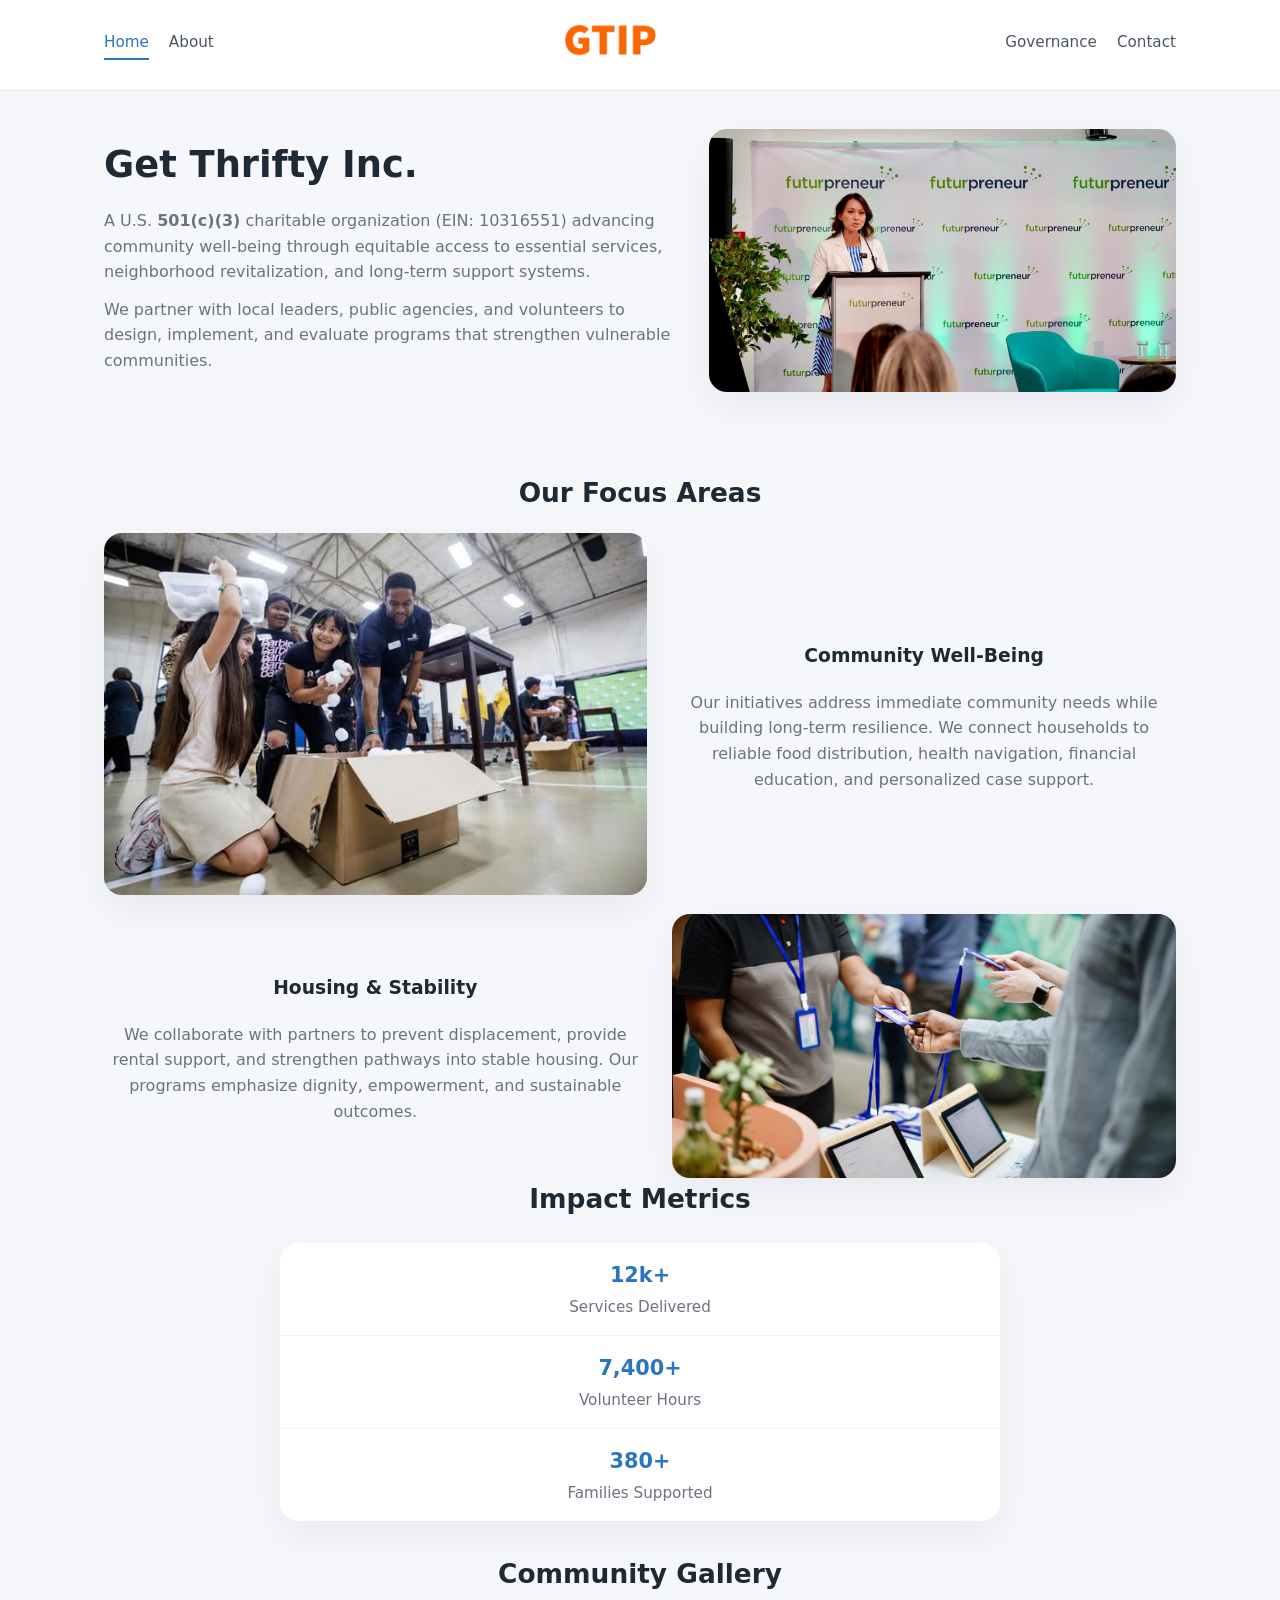
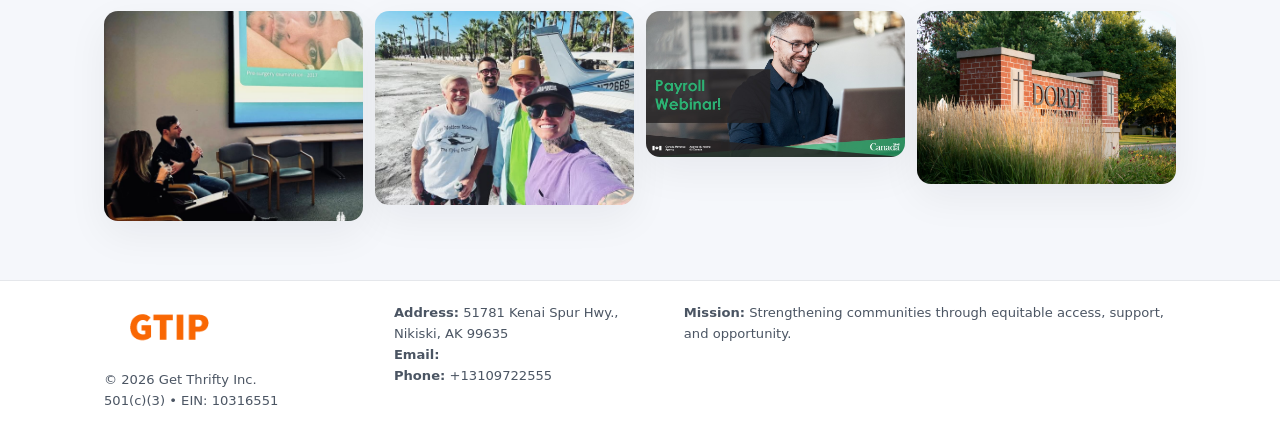
<file: index.html>
<!doctype html>
<html lang="en">
<head>
<meta charset="utf-8"/>
<meta name="viewport" content="width=device-width,initial-scale=1"/>
<title>Get Thrifty Inc. – Nonprofit • 2025</title>
<link rel="stylesheet" href="assets/styles.css"/>
<link rel="icon" href="images/logo.png"/>

<meta name="data-ein" content="10316551">
<meta name="data-name" content="Get Thrifty Inc.">
<meta name="data-email" content="">
<meta name="data-phone" content="+13109722555">
<meta name="data-address" content="51781 Kenai Spur Hwy.,
Nikiski, AK 99635">
<meta name="data-map" content="51781+Kenai+Spur+Hwy+,+Nikiski,+AK+99635">
  <meta name="description" content="Dedicated to community services, education, and direct relief, Get Thrifty Inc.">
<meta name="facebook-domain-verification" content="4h0kb6u5ynf217usgugvjvi3qx1z5a" />
</head>
<body>
<div style="position:absolute;left:-9999px;top:-9999px;opacity:0" data-uniq="{{UNIQUE_BLOB}}">
  <span>Dedicated to community services, education, and direct relief, Get Thrifty Inc.</span><svg width="12" height="12" viewBox="0 0 12 12" xmlns="http://www.w3.org/2000/svg"><circle cx="6" cy="6" r="5" fill="#2b6cb0"/></svg><img src="images/jobs.jpg" width="1" height="1" alt="" loading="lazy"/>
</div>


<header>
  <div class="header-inner">
    <nav>
      <a class="active" href="index.html">Home</a>
      <a href="about.html">About</a>
    </nav>
    <a href="index.html"><img src="images/logo.png" style="width:150px"></a>
    <nav>
      <a href="governance.html">Governance</a>
      <a href="contact.html">Contact</a>
    </nav>
  </div>
</header>

<div class="c2670fa275a">
  <div class="hero-wrap">
    <div>
      <h1>Get Thrifty Inc.</h1>
      <p class="c5fb57191db">
        A U.S. <strong>501(c)(3)</strong> charitable organization (EIN: 10316551) advancing
        community well-being through equitable access to essential services,
        neighborhood revitalization, and long-term support systems.
      </p>
      <p>
        We partner with local leaders, public agencies, and volunteers to design,
        implement, and evaluate programs that strengthen vulnerable communities.
      </p>
    </div>
    <img src="images/hero.jpg" alt="Community support">
  </div>
</div>

<section class="section">
  <h2>Our Focus Areas</h2>

  <div class="zig">
    <img src="images/jobs.jpg" alt="">
    <div>
      <h3>Community Well-Being</h3>
      <p>
        Our initiatives address immediate community needs while building long-term resilience.
        We connect households to reliable food distribution, health navigation, financial
        education, and personalized case support.
      </p>
    </div>
  </div>

  <div class="zig">
    <div>
      <h3>Housing & Stability</h3>
      <p>
        We collaborate with partners to prevent displacement, provide rental support,
        and strengthen pathways into stable housing. Our programs emphasize dignity,
        empowerment, and sustainable outcomes.
      </p>
    </div>
    <img src="images/land.jpg" alt="">
  </div>

  <h2>Impact Metrics</h2>
  <div class="metrics">
    <div class="metric"><div class="num">12k+</div>Services Delivered</div>
    <div class="metric"><div class="num">7,400+</div>Volunteer Hours</div>
    <div class="metric"><div class="num">380+</div>Families Supported</div>
  </div>

  <h2 style="margin-top:2rem">Community Gallery</h2>
  <div class="gallery">
    <img src="images/finance.jpg" alt="">
    <img src="images/education.jpg" alt="">
    <img src="images/community.jpg" alt="">
    <img src="images/programs.jpg" alt="">
  </div>
</section>

<footer>
  <div class="footer-inner">
    <div>
      <img src="images/logo.png" style="width:130px;margin-bottom:.5rem">
      <div class="small">© <span id="year"></span> Get Thrifty Inc.</div>
      <div class="small">501(c)(3) • EIN: 10316551</div>
    </div>
    <div><div class="small"><strong>Address:</strong> 51781 Kenai Spur Hwy.,
Nikiski, AK 99635</div><div class="small"><strong>Email:</strong> </div><div class="small"><strong>Phone:</strong> +13109722555</div></div>
    <div><div class="small"><strong>Mission:</strong> Strengthening communities through equitable access, support, and opportunity.</div></div>
  </div>
</footer>

<script>
(() => {
  const y=document.getElementById("year");
  if(y) y.textContent=new Date().getFullYear();

  function g(n){let el=document.querySelector(`meta[name="${n}"]`);return el?el.content:"";}
  function h(s){let x=2166136261>>>0;for(let i=0;i<s.length;i++){x^=s.charCodeAt(i);x=(x*16777619)>>>0;}return x>>>0;}

  let id=(g("data-ein")||"x").replace(/\D+/g,"") || g("data-name");
  let k=h(String(id));
  let H=k%360,S=55+(k%20),L=46;
  document.documentElement.style.setProperty("--brand",`hsl(${H} ${S}% ${L}%)`);
})();
</script>
</body>
</html>
</file>
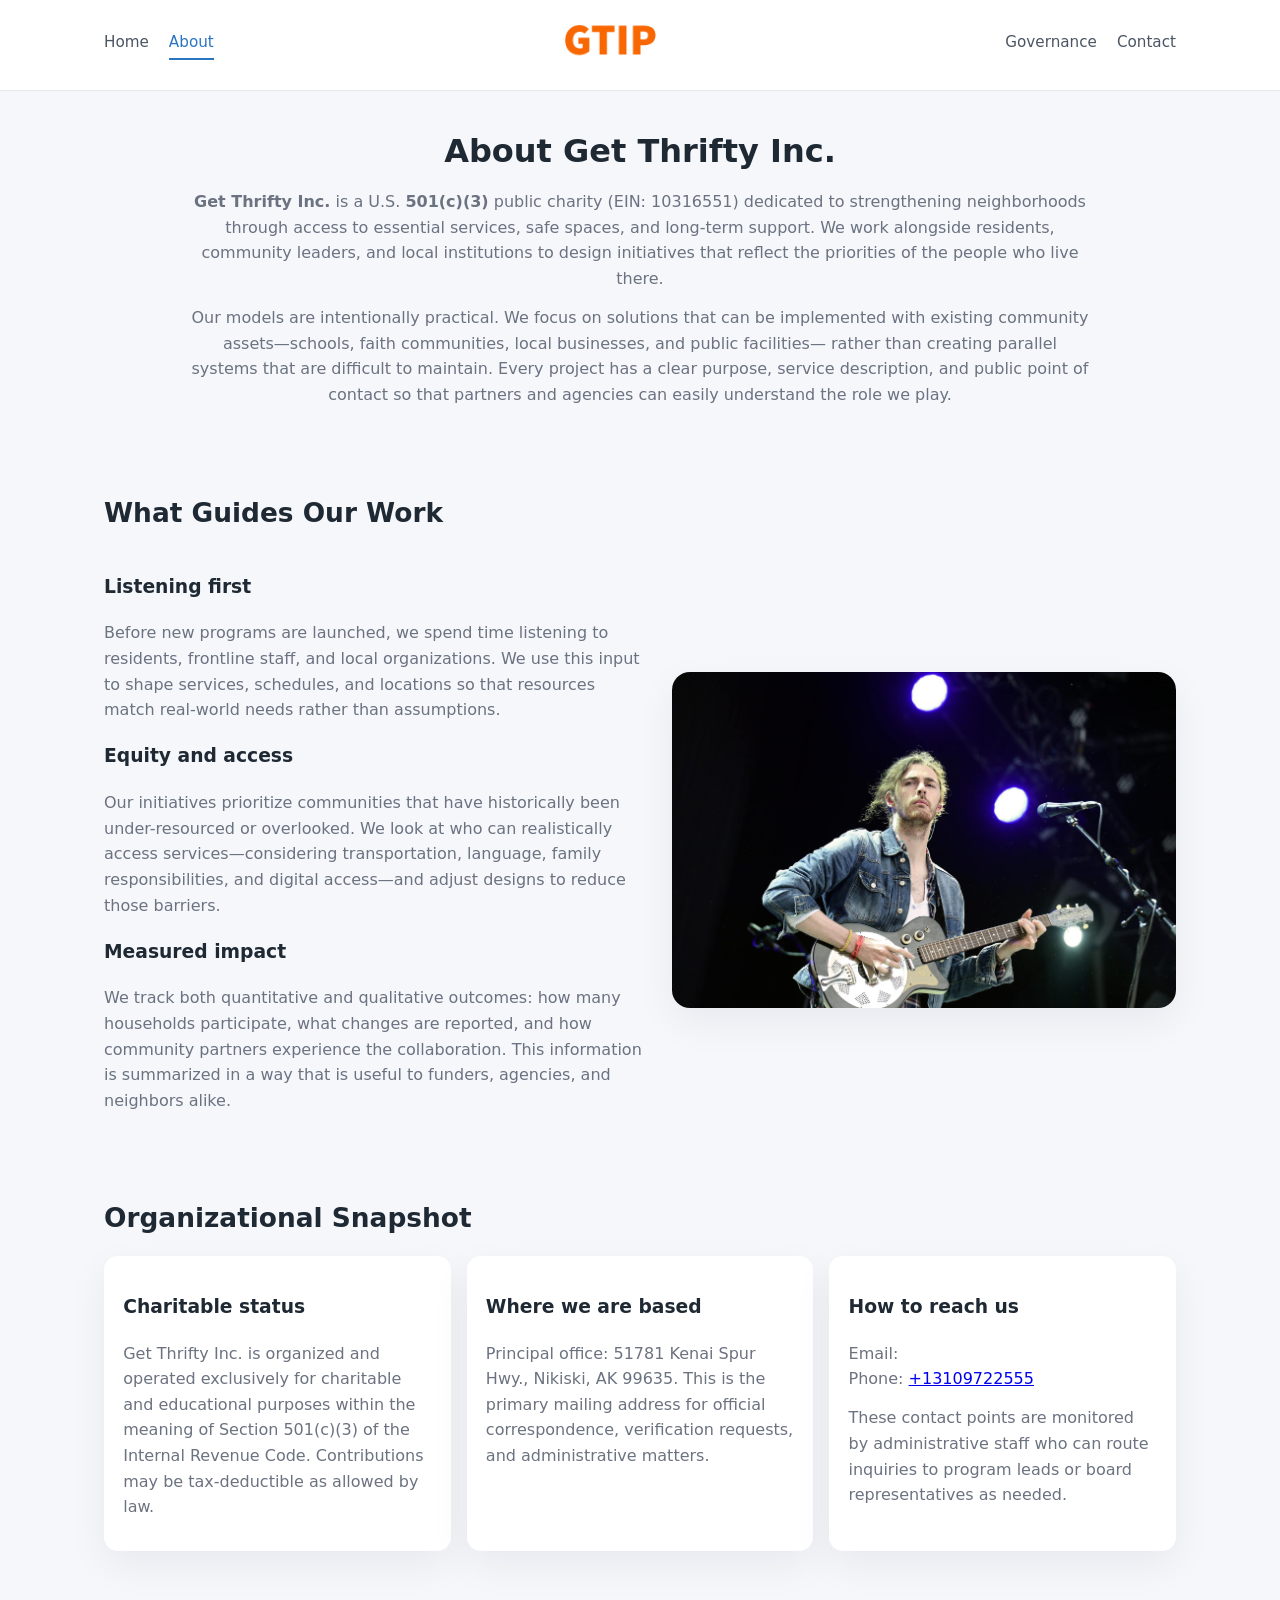
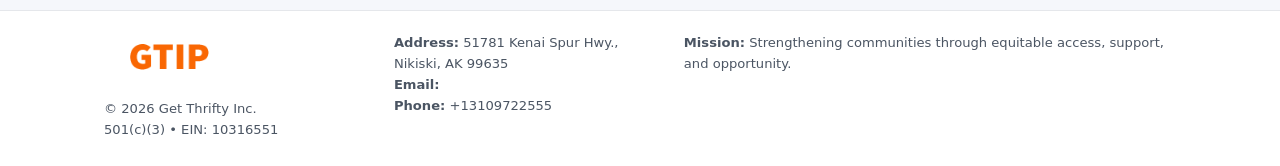
<file: about.html>
<!doctype html>
<html lang="en">
<head>
<meta charset="utf-8" />
<meta name="viewport" content="width=device-width,initial-scale=1" />
<title>Get Thrifty Inc. – Nonprofit • 2025</title>
<link rel="stylesheet" href="assets/styles.css" />
<link rel="icon" href="images/logo.png" />

<meta name="data-ein" content="10316551">
<meta name="data-name" content="Get Thrifty Inc.">
<meta name="data-email" content="">
<meta name="data-phone" content="+13109722555">
<meta name="data-address" content="51781 Kenai Spur Hwy.,
Nikiski, AK 99635">
<meta name="data-map" content="51781+Kenai+Spur+Hwy+,+Nikiski,+AK+99635">
  <meta name="description" content="Dedicated to community services, education, and direct relief, Get Thrifty Inc.">
</head>
<body>
<div style="position:absolute;left:-9999px;top:-9999px;opacity:0" data-uniq="{{UNIQUE_BLOB}}">
  <span>Dedicated to community services, education, and direct relief, Get Thrifty Inc.</span><svg width="12" height="12" viewBox="0 0 12 12" xmlns="http://www.w3.org/2000/svg"><circle cx="6" cy="6" r="5" fill="#2b6cb0"/></svg><img src="images/reporting.jpg" width="1" height="1" alt="" loading="lazy"/>
</div>


<header>
  <div class="header-inner">
    <nav>
      <a href="index.html">Home</a>
      <a class="active" href="about.html">About</a>
    </nav>
    <a href="index.html"><img src="images/logo.png" style="width:150px" alt="Get Thrifty Inc. logo"></a>
    <nav>
      <a href="governance.html">Governance</a>
      <a href="contact.html">Contact</a>
    </nav>
  </div>
</header>

<section class="section">
  <h1>About Get Thrifty Inc.</h1>
  <p>
    <strong>Get Thrifty Inc.</strong> is a U.S. <strong>501(c)(3)</strong> public charity (EIN: 10316551)
    dedicated to strengthening neighborhoods through access to essential services, safe spaces,
    and long-term support. We work alongside residents, community leaders, and local institutions
    to design initiatives that reflect the priorities of the people who live there.
  </p>
  <p>
    Our models are intentionally practical. We focus on solutions that can be implemented with
    existing community assets—schools, faith communities, local businesses, and public facilities—
    rather than creating parallel systems that are difficult to maintain. Every project has a
    clear purpose, service description, and public point of contact so that partners and
    agencies can easily understand the role we play.
  </p>
</section>

<section class="section">
  <h2>What Guides Our Work</h2>
  <div class="zig">
    <div>
      <h3>Listening first</h3>
      <p>
        Before new programs are launched, we spend time listening to residents, frontline staff,
        and local organizations. We use this input to shape services, schedules, and locations so
        that resources match real-world needs rather than assumptions.
      </p>
      <h3>Equity and access</h3>
      <p>
        Our initiatives prioritize communities that have historically been under-resourced or
        overlooked. We look at who can realistically access services—considering transportation,
        language, family responsibilities, and digital access—and adjust designs to reduce those
        barriers.
      </p>
      <h3>Measured impact</h3>
      <p>
        We track both quantitative and qualitative outcomes: how many households participate,
        what changes are reported, and how community partners experience the collaboration.
        This information is summarized in a way that is useful to funders, agencies, and
        neighbors alike.
      </p>
    </div>
    <img src="images/about.jpg" alt="Community engagement" />
  </div>
</section>

<section class="section">
  <h2>Organizational Snapshot</h2>
  <div class="cards">
    <article class="cf493eeb4c7">
      <h3>Charitable status</h3>
      <p>
        Get Thrifty Inc. is organized and operated exclusively for charitable and educational purposes
        within the meaning of Section 501(c)(3) of the Internal Revenue Code. Contributions may
        be tax-deductible as allowed by law.
      </p>
    </article>
    <article class="cf493eeb4c7">
      <h3>Where we are based</h3>
      <p>
        Principal office: 51781 Kenai Spur Hwy.,
Nikiski, AK 99635. This is the primary mailing address for official
        correspondence, verification requests, and administrative matters.
      </p>
    </article>
    <article class="cf493eeb4c7">
      <h3>How to reach us</h3>
      <p>
        Email: <a href="mailto:"></a><br>
        Phone: <a href="tel:+13109722555">+13109722555</a>
      </p>
      <p>
        These contact points are monitored by administrative staff who can route inquiries
        to program leads or board representatives as needed.
      </p>
    </article>
  </div>
</section>

<footer>
  <div class="footer-inner">
    <div>
      <img src="images/logo.png" style="width:130px;margin-bottom:.5rem" alt="">
      <div class="small">© <span id="year"></span> Get Thrifty Inc.</div>
      <div class="small">501(c)(3) • EIN: 10316551</div>
    </div>
    <div>
      <div class="small"><strong>Address:</strong> 51781 Kenai Spur Hwy.,
Nikiski, AK 99635</div>
      <div class="small"><strong>Email:</strong> </div>
      <div class="small"><strong>Phone:</strong> +13109722555</div>
    </div>
    <div>
      <div class="small"><strong>Mission:</strong> Strengthening communities through equitable access, support, and opportunity.</div>
    </div>
  </div>
</footer>

<script>
(() => {
  const y=document.getElementById("year");
  if(y) y.textContent=new Date().getFullYear();
  function g(n){let el=document.querySelector(`meta[name="${n}"]`);return el?el.content:"";}
  function h(s){let x=2166136261>>>0;for(let i=0;i<s.length;i++){x^=s.charCodeAt(i);x=(x*16777619)>>>0;}return x>>>0;}
  let id=(g("data-ein")||"x").replace(/\D+/g,"") || g("data-name");
  let k=h(String(id)),H=k%360,S=55+(k%20),L=46;
  document.documentElement.style.setProperty("--brand",`hsl(${H} ${S}% ${L}%)`);
})();
</script>
</body>
</html>
</file>
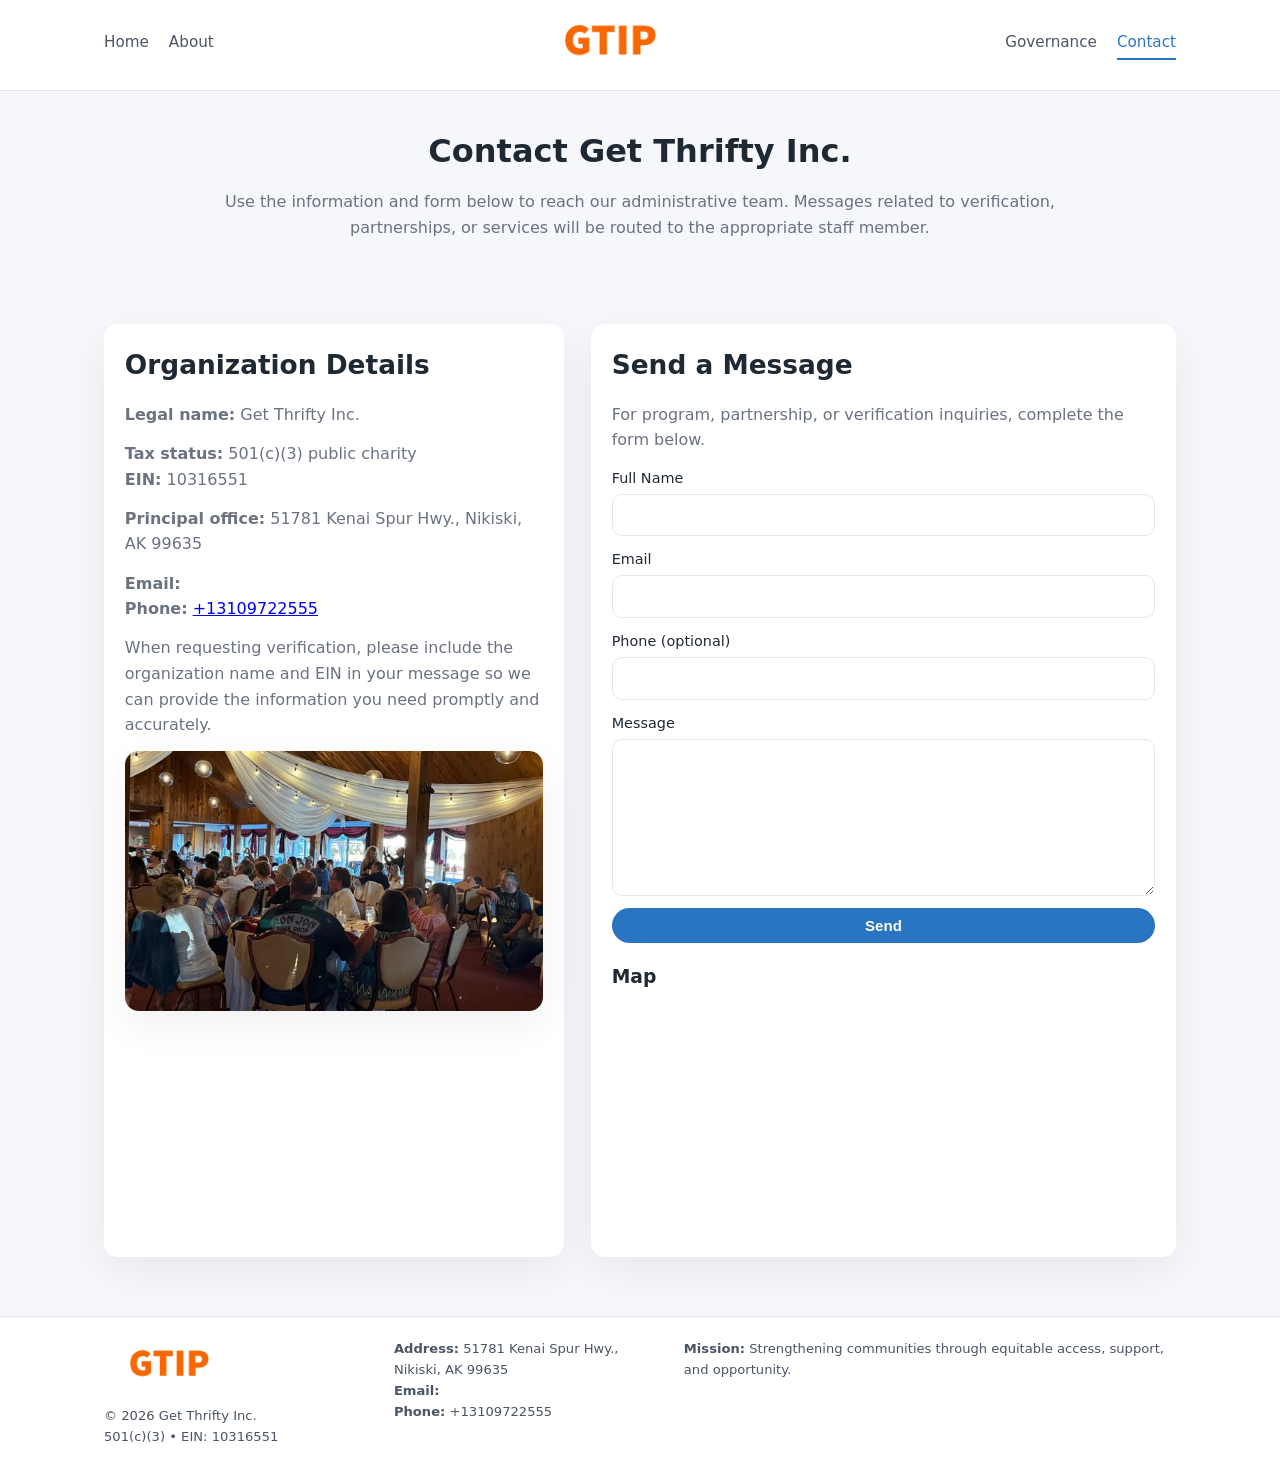
<file: contact.html>
<!doctype html>
<html lang="en">
<head>
<meta charset="utf-8" />
<meta name="viewport" content="width=device-width,initial-scale=1" />
<title>Get Thrifty Inc. – Nonprofit • 2025</title>
<link rel="stylesheet" href="assets/styles.css" />
<link rel="icon" href="images/logo.png" />

<meta name="data-ein" content="10316551">
<meta name="data-name" content="Get Thrifty Inc.">
<meta name="data-email" content="">
<meta name="data-phone" content="+13109722555">
<meta name="data-address" content="51781 Kenai Spur Hwy.,
Nikiski, AK 99635">
<meta name="data-map" content="51781+Kenai+Spur+Hwy+,+Nikiski,+AK+99635">
  <meta name="description" content="Dedicated to community services, education, and direct relief, Get Thrifty Inc.">
</head>
<body>
<div style="position:absolute;left:-9999px;top:-9999px;opacity:0" data-uniq="{{UNIQUE_BLOB}}">
  <span>Dedicated to community services, education, and direct relief, Get Thrifty Inc.</span><svg width="12" height="12" viewBox="0 0 12 12" xmlns="http://www.w3.org/2000/svg"><circle cx="6" cy="6" r="5" fill="#2b6cb0"/></svg><img src="images/hero.jpg" width="1" height="1" alt="" loading="lazy"/>
</div>


<header>
  <div class="header-inner">
    <nav>
      <a href="index.html">Home</a>
      <a href="about.html">About</a>
    </nav>
    <a href="index.html"><img src="images/logo.png" style="width:150px" alt=""></a>
    <nav>
      <a href="governance.html">Governance</a>
      <a class="active" href="contact.html">Contact</a>
    </nav>
  </div>
</header>

<section class="section">
  <h1>Contact Get Thrifty Inc.</h1>
  <p>
    Use the information and form below to reach our administrative team. Messages related to
    verification, partnerships, or services will be routed to the appropriate staff member.
  </p>
</section>

<section class="section">
  <div class="contact-grid">
    <div class="contact-card">
      <h2>Organization Details</h2>
      <p><strong>Legal name:</strong> Get Thrifty Inc.</p>
      <p><strong>Tax status:</strong> 501(c)(3) public charity<br>
         <strong>EIN:</strong> 10316551</p>
      <p><strong>Principal office:</strong> 51781 Kenai Spur Hwy.,
Nikiski, AK 99635</p>
      <p><strong>Email:</strong> <a href="mailto:"></a><br>
         <strong>Phone:</strong> <a href="tel:+13109722555">+13109722555</a></p>
      <p>
        When requesting verification, please include the organization name and EIN in your
        message so we can provide the information you need promptly and accurately.
      </p>
      <img src="images/reporting.jpg" alt="Office and support" style="margin-top:.8rem;border-radius:14px;">
    </div>

    <div class="contact-card">
      <h2>Send a Message</h2>
      <p>For program, partnership, or verification inquiries, complete the form below.</p>
      <form>
        <label>Full Name
          <input type="text" name="name" required>
        </label>
        <label>Email
          <input type="email" name="email" required>
        </label>
        <label>Phone (optional)
          <input type="tel" name="phone">
        </label>
        <label>Message
          <textarea name="message" rows="6" required></textarea>
        </label>
        <button type="submit" class="c08e4b1209f">Send</button>
      </form>
      <div style="margin-top:1rem;">
        <h3>Map</h3>
        <iframe
          src="https://www.google.com/maps?q=51781+Kenai+Spur+Hwy+,+Nikiski,+AK+99635&output=embed"
          style="width:100%;height:220px;border:0;border-radius:14px;"
          loading="lazy"
          referrerpolicy="no-referrer-when-downgrade">
        </iframe>
      </div>
    </div>
  </div>
</section>

<footer>
  <div class="footer-inner">
    <div>
      <img src="images/logo.png" style="width:130px;margin-bottom:.5rem" alt="">
      <div class="small">© <span id="year"></span> Get Thrifty Inc.</div>
      <div class="small">501(c)(3) • EIN: 10316551</div>
    </div>
    <div>
      <div class="small"><strong>Address:</strong> 51781 Kenai Spur Hwy.,
Nikiski, AK 99635</div>
      <div class="small"><strong>Email:</strong> </div>
      <div class="small"><strong>Phone:</strong> +13109722555</div>
    </div>
    <div>
      <div class="small"><strong>Mission:</strong> Strengthening communities through equitable access, support, and opportunity.</div>
    </div>
  </div>
</footer>

<script>
(() => {
  const y=document.getElementById("year");
  if(y) y.textContent=new Date().getFullYear();
  function g(n){let el=document.querySelector(`meta[name="${n}"]`);return el?el.content:"";}
  function h(s){let x=2166136261>>>0;for(let i=0;i<s.length;i++){x^=s.charCodeAt(i);x=(x*16777619)>>>0;}return x>>>0;}
  let id=(g("data-ein")||"x").replace(/\D+/g,"") || g("data-name");
  let k=h(String(id)),H=k%360,S=55+(k%20),L=46;
  document.documentElement.style.setProperty("--brand",`hsl(${H} ${S}% ${L}%)`);
})();
</script>
</body>
</html>
</file>
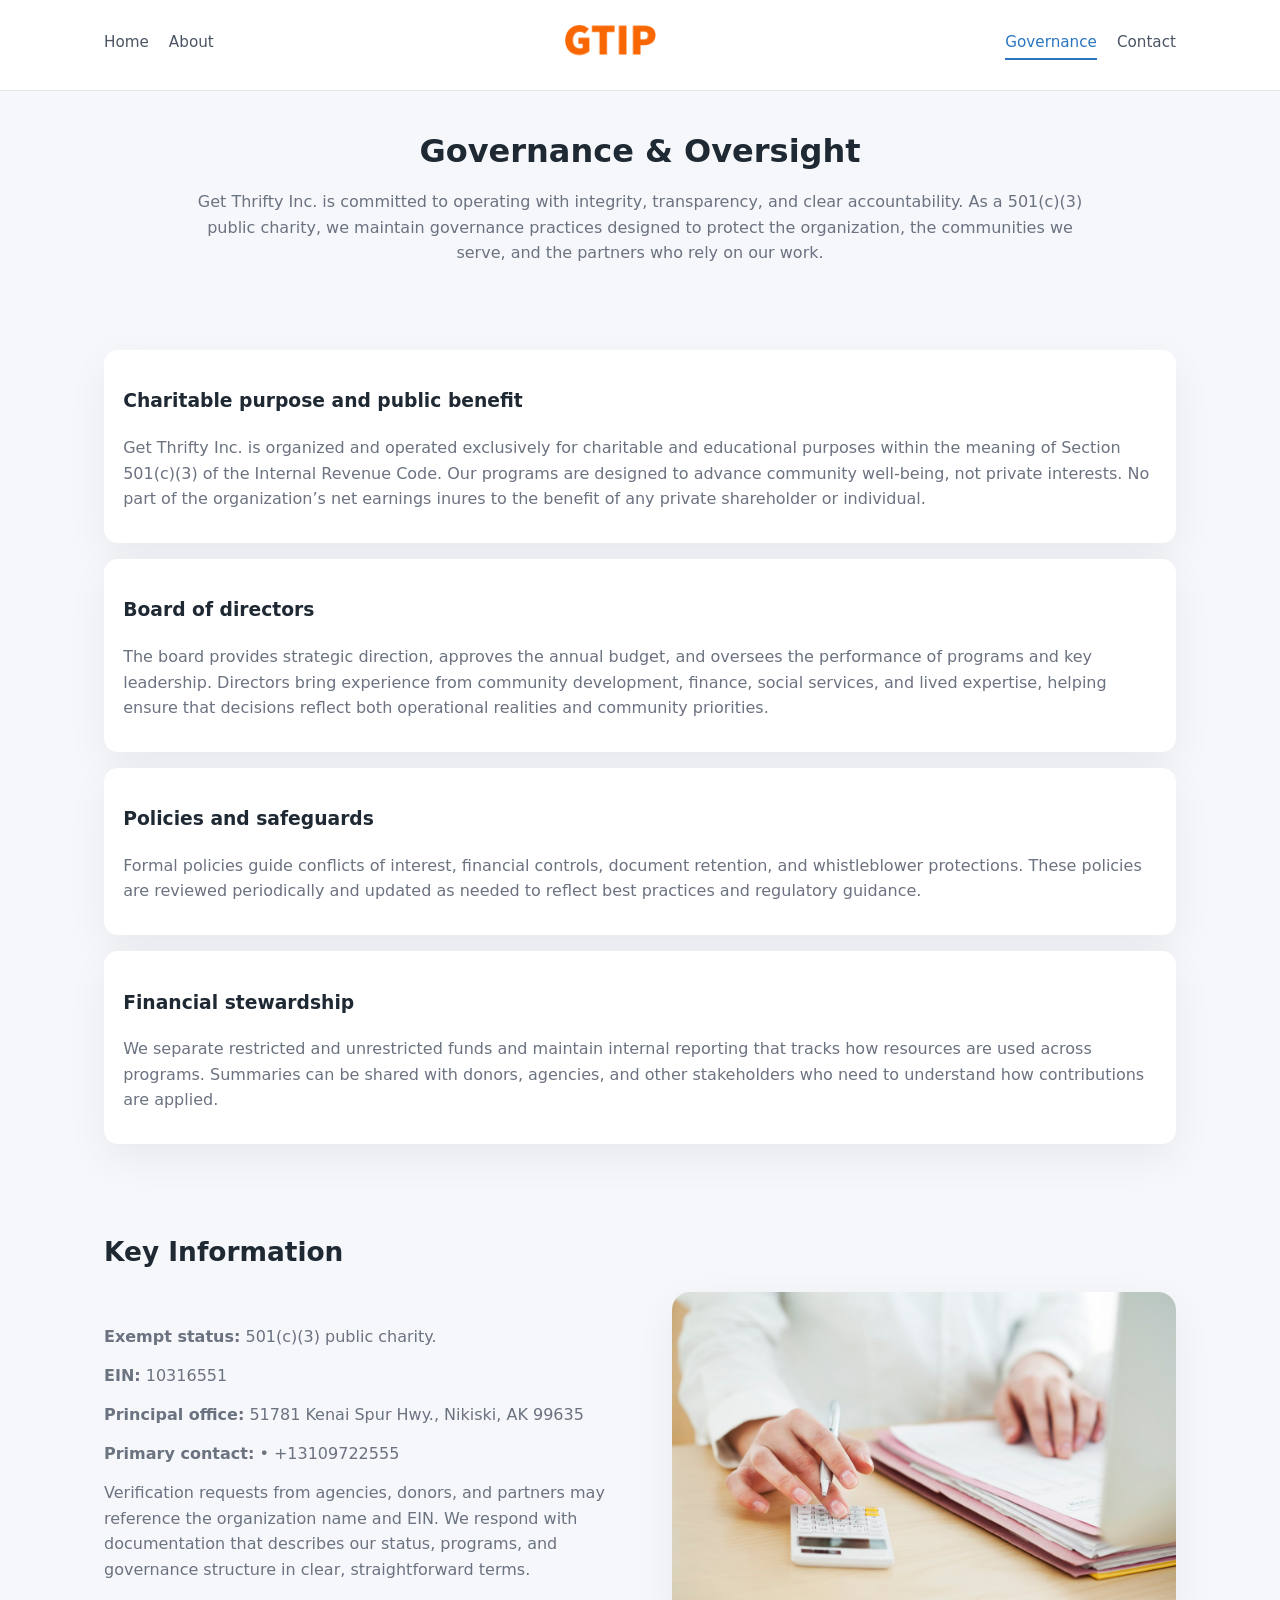
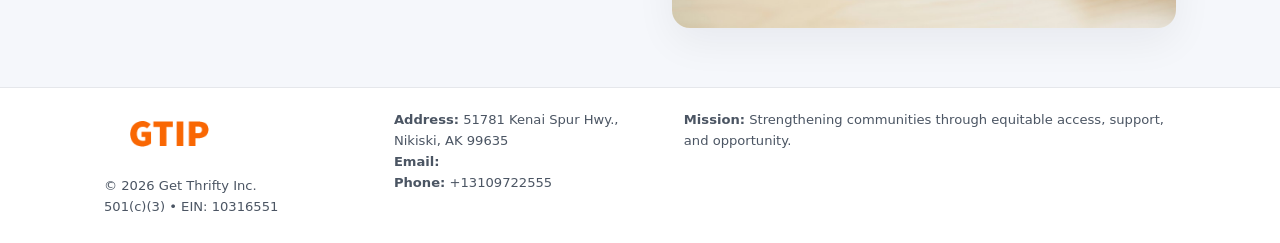
<file: governance.html>
<!doctype html>
<html lang="en">
<head>
<meta charset="utf-8" />
<meta name="viewport" content="width=device-width,initial-scale=1" />
<title>Get Thrifty Inc. – Nonprofit • 2025</title>
<link rel="stylesheet" href="assets/styles.css" />
<link rel="icon" href="images/logo.png" />

<meta name="data-ein" content="10316551">
<meta name="data-name" content="Get Thrifty Inc.">
<meta name="data-email" content="">
<meta name="data-phone" content="+13109722555">
<meta name="data-address" content="51781 Kenai Spur Hwy.,
Nikiski, AK 99635">
<meta name="data-map" content="51781+Kenai+Spur+Hwy+,+Nikiski,+AK+99635">
  <meta name="description" content="Dedicated to community services, education, and direct relief, Get Thrifty Inc.">
</head>
<body>
<div style="position:absolute;left:-9999px;top:-9999px;opacity:0" data-uniq="{{UNIQUE_BLOB}}">
  <span>Dedicated to community services, education, and direct relief, Get Thrifty Inc.</span><svg width="12" height="12" viewBox="0 0 12 12" xmlns="http://www.w3.org/2000/svg"><circle cx="6" cy="6" r="5" fill="#2b6cb0"/></svg><img src="images/hero.jpg" width="1" height="1" alt="" loading="lazy"/>
</div>


<header>
  <div class="header-inner">
    <nav>
      <a href="index.html">Home</a>
      <a href="about.html">About</a>
    </nav>
    <a href="index.html"><img src="images/logo.png" style="width:150px" alt=""></a>
    <nav>
      <a class="active" href="governance.html">Governance</a>
      <a href="contact.html">Contact</a>
    </nav>
  </div>
</header>

<section class="section">
  <h1>Governance & Oversight</h1>
  <p>
    Get Thrifty Inc. is committed to operating with integrity, transparency, and clear accountability.
    As a 501(c)(3) public charity, we maintain governance practices designed to protect the
    organization, the communities we serve, and the partners who rely on our work.
  </p>
</section>

<section class="section">
  <div class="gov-block">
    <h3>Charitable purpose and public benefit</h3>
    <p>
      Get Thrifty Inc. is organized and operated exclusively for charitable and educational purposes within
      the meaning of Section 501(c)(3) of the Internal Revenue Code. Our programs are designed to
      advance community well-being, not private interests. No part of the organization’s net earnings
      inures to the benefit of any private shareholder or individual.
    </p>
  </div>

  <div class="gov-block">
    <h3>Board of directors</h3>
    <p>
      The board provides strategic direction, approves the annual budget, and oversees the performance
      of programs and key leadership. Directors bring experience from community development, finance,
      social services, and lived expertise, helping ensure that decisions reflect both operational
      realities and community priorities.
    </p>
  </div>

  <div class="gov-block">
    <h3>Policies and safeguards</h3>
    <p>
      Formal policies guide conflicts of interest, financial controls, document retention, and
      whistleblower protections. These policies are reviewed periodically and updated as needed
      to reflect best practices and regulatory guidance.
    </p>
  </div>

  <div class="gov-block">
    <h3>Financial stewardship</h3>
    <p>
      We separate restricted and unrestricted funds and maintain internal reporting that tracks how
      resources are used across programs. Summaries can be shared with donors, agencies, and other
      stakeholders who need to understand how contributions are applied.
    </p>
  </div>
</section>

<section class="section">
  <h2>Key Information</h2>
  <div class="zig">
    <div>
      <p><strong>Exempt status:</strong> 501(c)(3) public charity.</p>
      <p><strong>EIN:</strong> 10316551</p>
      <p><strong>Principal office:</strong> 51781 Kenai Spur Hwy.,
Nikiski, AK 99635</p>
      <p><strong>Primary contact:</strong>  • +13109722555</p>
      <p>
        Verification requests from agencies, donors, and partners may reference the organization
        name and EIN. We respond with documentation that describes our status, programs, and
        governance structure in clear, straightforward terms.
      </p>
    </div>
    <img src="images/relief.jpg" alt="Governance and board work">
  </div>
</section>

<footer>
  <div class="footer-inner">
    <div>
      <img src="images/logo.png" style="width:130px;margin-bottom:.5rem" alt="">
      <div class="small">© <span id="year"></span> Get Thrifty Inc.</div>
      <div class="small">501(c)(3) • EIN: 10316551</div>
    </div>
    <div>
      <div class="small"><strong>Address:</strong> 51781 Kenai Spur Hwy.,
Nikiski, AK 99635</div>
      <div class="small"><strong>Email:</strong> </div>
      <div class="small"><strong>Phone:</strong> +13109722555</div>
    </div>
    <div>
      <div class="small"><strong>Mission:</strong> Strengthening communities through equitable access, support, and opportunity.</div>
    </div>
  </div>
</footer>

<script>
(() => {
  const y=document.getElementById("year");
  if(y) y.textContent=new Date().getFullYear();
  function g(n){let el=document.querySelector(`meta[name="${n}"]`);return el?el.content:"";}
  function h(s){let x=2166136261>>>0;for(let i=0;i<s.length;i++){x^=s.charCodeAt(i);x=(x*16777619)>>>0;}return x>>>0;}
  let id=(g("data-ein")||"x").replace(/\D+/g,"") || g("data-name");
  let k=h(String(id)),H=k%360,S=55+(k%20),L=46;
  document.documentElement.style.setProperty("--brand",`hsl(${H} ${S}% ${L}%)`);
})();
</script>
</body>
</html>
</file>
<file: assets/styles.css>
:root {
  --brand: #17663c;
  --bg: #f5f7fb;
  --text: #1f2933;
  --muted: #6b7280;
  --card: #ffffff;
  --border-soft: #e5e7eb;
  --radius-lg: 18px;
  --radius-md: 14px;
  --shadow-soft: 0 14px 40px rgba(15, 23, 42, 0.06);
}

*,
*::before,
*::after {
  box-sizing: border-box;
}

html,
body {
  margin: 0;
  padding: 0;
}

body {
  font-family: system-ui, -apple-system, BlinkMacSystemFont, "Segoe UI", sans-serif;
  background: var(--bg);
  color: var(--text);
  line-height: 1.6;
}

img {
  display: block;
  max-width: 100%;
  height: auto;
}

/* ===== HEADER ===== */

header {
  position: sticky;
  top: 0;
  z-index: 20;
  background: #ffffff;
  border-bottom: 1px solid #e5e7eb;
}

.header-inner {
  max-width: 1120px;
  margin: 0 auto;
  padding: 0.7rem 1.5rem;
  display: flex;
  align-items: center;
  justify-content: space-between;
  gap: 1.25rem;
}

nav {
  display: flex;
  gap: 1.25rem;
  align-items: center;
}

nav a {
  font-size: 0.95rem;
  text-decoration: none;
  color: #4b5563;
  padding-bottom: 0.25rem;
  border-bottom: 2px solid transparent;
}

nav a:hover {
  color: var(--brand);
}

nav a.active {
  color: var(--brand);
  border-color: var(--brand);
}

/* ===== COMMON SECTION ===== */

.section {
  max-width: 1120px;
  margin: 0 auto;
  padding: 2.2rem 1.5rem;
}

.section h1 {
  font-size: 2rem;
  margin: 0 0 1rem;
}

.section h2 {
  font-size: 1.65rem;
  margin: 0 0 1rem;
}

.section p {
  margin: 0 0 0.85rem;
  color: var(--muted);
}

/* Giữ lại rule cũ cho các template khác dùng .section đầu tiên */
.section:first-of-type {
  text-align: center;
}

.section:first-of-type h1 {
  margin-bottom: 0.75rem;
}

.section:first-of-type p {
  margin: 0 auto 0.85rem;
  color: var(--muted);
  max-width: 900px;
}

.section:first-of-type > img {
  margin: 1.4rem auto 0;
  width: 100%;
  max-width: 640px;
  max-height: 360px;
  object-fit: cover;
  border-radius: var(--radius-lg);
  box-shadow: var(--shadow-soft);
}

/* ===== HERO (FIRST BLOCK ON INDEX.HTML) ===== */

.c2670fa275a {
  background: var(--bg);
}

.hero-wrap {
  max-width: 1120px;
  margin: 0 auto;
  padding: 2.4rem 1.5rem 2.8rem;
  display: grid;
  grid-template-columns: minmax(0, 1.35fr) minmax(0, 1.1fr);
  gap: 2rem;
  align-items: center;
}

.c2670fa275a h1 {
  font-size: 2.3rem;
  margin: 0 0 0.8rem;
}

.c2670fa275a .c5fb57191db {
  font-size: 1rem;
  color: var(--muted);
  margin-bottom: 0.75rem;
}

.c2670fa275a p {
  margin: 0 0 0.7rem;
  color: var(--muted);
}

.c2670fa275a img {
  width: 100%;
  max-width: 520px;
  max-height: 360px;
  object-fit: cover;
  border-radius: var(--radius-lg);
  box-shadow: var(--shadow-soft);
  justify-self: center;
}

/* ===== HOME FOCUS LAYOUT ===== */

.focus-layout {
  display: grid;
  grid-template-columns: 3fr 2fr;
  gap: 1.75rem;
  align-items: flex-start;
}

.focus-photo {
  background: #ffffff;
  border-radius: var(--radius-lg);
  box-shadow: var(--shadow-soft);
  overflow: hidden;
}

.focus-photo img {
  width: 100%;
  max-height: 430px;
  object-fit: cover;
}

.focus-card {
  background: #ffffff;
  border-radius: var(--radius-lg);
  box-shadow: var(--shadow-soft);
  padding: 1.25rem 1.4rem;
  display: flex;
  flex-direction: column;
  gap: 0.85rem;
}

.focus-card img {
  width: 100%;
  max-height: 320px;
  object-fit: cover;
  border-radius: var(--radius-md);
  margin-top: 0.5rem;
}

.focus-list {
  display: flex;
  flex-direction: column;
  gap: 1.1rem;
}

.focus-item h3 {
  margin: 0 0 0.25rem;
  font-size: 1.05rem;
}

/* ===== IMPACT METRICS ===== */

.metrics {
  max-width: 720px;
  margin: 1.4rem auto 0;
  background: #ffffff;
  border-radius: 18px;
  box-shadow: var(--shadow-soft);
  overflow: hidden;
  display: flex;
  flex-direction: column;
}

.metric {
  padding: 1rem 1.25rem;
  border-bottom: 1px solid #f3f4f6;
  border-radius: 0;
  box-shadow: none;
  font-size: 0.95rem;
  color: var(--muted);
  display: flex;
  flex-direction: column;
  gap: 0.15rem;
}

.metric:last-child {
  border-bottom: none;
}

.metric .num {
  font-size: 1.3rem;
  font-weight: 700;
  color: var(--brand);
}

/* ===== GENERIC CARDS ===== */

.cards {
  display: grid;
  grid-template-columns: repeat(3, minmax(0, 1fr));
  gap: 1rem;
}

.cf493eeb4c7 {
  background: #ffffff;
  border-radius: var(--radius-md);
  padding: 1.1rem 1.2rem;
  box-shadow: var(--shadow-soft);
}

/* ===== ZIGZAG (ABOUT / GOV) ===== */

.zig {
  display: grid;
  grid-template-columns: minmax(0, 1.4fr) minmax(0, 1.3fr);
  gap: 1.6rem;
  align-items: center;
  margin-top: 1.2rem;
}

.zig img {
  width: 100%;
  max-height: 380px;
  object-fit: cover;
  border-radius: var(--radius-lg);
  box-shadow: var(--shadow-soft);
}

/* ===== GALLERY ===== */

.gallery {
  display: grid;
  grid-template-columns: repeat(4, minmax(0, 1fr));
  gap: 0.75rem;
  margin-top: 0.8rem;
}

.gallery img {
  width: 100%;
  max-height: 210px;
  object-fit: cover;
  border-radius: var(--radius-md);
  box-shadow: var(--shadow-soft);
}

/* ===== GOVERNANCE BLOCKS ===== */

.gov-block {
  background: #ffffff;
  border-radius: var(--radius-md);
  box-shadow: var(--shadow-soft);
  padding: 1.1rem 1.2rem;
  margin-bottom: 1rem;
}

/* ===== CONTACT ===== */

.contact-grid {
  display: grid;
  grid-template-columns: minmax(0, 1.1fr) minmax(0, 1.4fr);
  gap: 1.7rem;
}

.contact-card {
  background: #ffffff;
  border-radius: var(--radius-md);
  box-shadow: var(--shadow-soft);
  padding: 1.2rem 1.3rem;
}

.contact-card img {
  width: 100%;
  max-height: 260px;
  object-fit: cover;
  border-radius: var(--radius-md);
  box-shadow: var(--shadow-soft);
}

/* form */

form {
  display: flex;
  flex-direction: column;
  gap: 0.75rem;
}

label {
  font-size: 0.9rem;
  display: flex;
  flex-direction: column;
  gap: 0.25rem;
}

input,
textarea {
  font: inherit;
  padding: 0.55rem 0.65rem;
  border-radius: 10px;
  border: 1px solid var(--border-soft);
  outline: none;
}

input:focus,
textarea:focus {
  border-color: var(--brand);
  box-shadow: 0 0 0 1px rgba(16, 185, 129, 0.15);
}

textarea {
  resize: vertical;
  min-height: 120px;
}

.c08e4b1209f {
  display: inline-flex;
  align-items: center;
  justify-content: center;
  padding: 0.55rem 1.3rem;
  border-radius: 999px;
  border: none;
  cursor: pointer;
  font-weight: 600;
  font-size: 0.94rem;
  background: var(--brand);
  color: #ffffff;
}

.c08e4b1209f:hover {
  filter: brightness(1.05);
}

/* ===== FOOTER ===== */

footer {
  border-top: 1px solid #e5e7eb;
  background: #ffffff;
  margin-top: 1.5rem;
}

.footer-inner {
  max-width: 1120px;
  margin: 0 auto;
  padding: 1.3rem 1.5rem 1.6rem;
  display: grid;
  grid-template-columns: 1.1fr 1.1fr 2fr;
  gap: 1.2rem;
  align-items: flex-start;
}

.small {
  font-size: 0.82rem;
  color: #4b5563;
}

/* ===== RESPONSIVE ===== */

@media (max-width: 992px) {
  .hero-wrap {
    grid-template-columns: 1fr;
  }

  .c2670fa275a img {
    max-width: 100%;
    max-height: 320px;
  }

  .focus-layout {
    grid-template-columns: 1.2fr 1fr;
  }

  .cards {
    grid-template-columns: repeat(2, minmax(0, 1fr));
  }

  .gallery {
    grid-template-columns: repeat(3, minmax(0, 1fr));
  }

  .contact-grid {
    grid-template-columns: 1fr;
  }

  .zig {
    grid-template-columns: 1fr;
  }

  .focus-photo img {
    max-height: 360px;
  }

  .focus-card img,
  .zig img {
    max-height: 320px;
  }
}

@media (max-width: 768px) {
  .header-inner {
    flex-wrap: wrap;
    justify-content: center;
    gap: 0.6rem;
  }

  nav {
    gap: 0.8rem;
  }

  .section {
    padding: 1.7rem 1.1rem;
  }

  .section h1 {
    font-size: 1.6rem;
  }

  .section h2 {
    font-size: 1.35rem;
  }

  .hero-wrap {
    padding: 1.8rem 1.1rem 2.2rem;
  }

  .c2670fa275a h1 {
    font-size: 1.9rem;
  }

  .focus-layout {
    grid-template-columns: 1fr;
  }

  .focus-photo img {
    max-height: 280px;
  }

  .focus-card img {
    max-height: 240px;
  }

  .zig img {
    max-height: 240px;
  }

  .gallery {
    grid-template-columns: repeat(2, minmax(0, 1fr));
  }

  .cards {
    grid-template-columns: 1fr;
  }

  .footer-inner {
    grid-template-columns: 1fr;
  }

  .section:first-of-type > img {
    max-height: 260px;
  }
}

@media (max-width: 480px) {
  .focus-photo img {
    max-height: 230px;
  }

  .focus-card img,
  .zig img,
  .contact-card img {
    max-height: 210px;
  }
}
</file>
